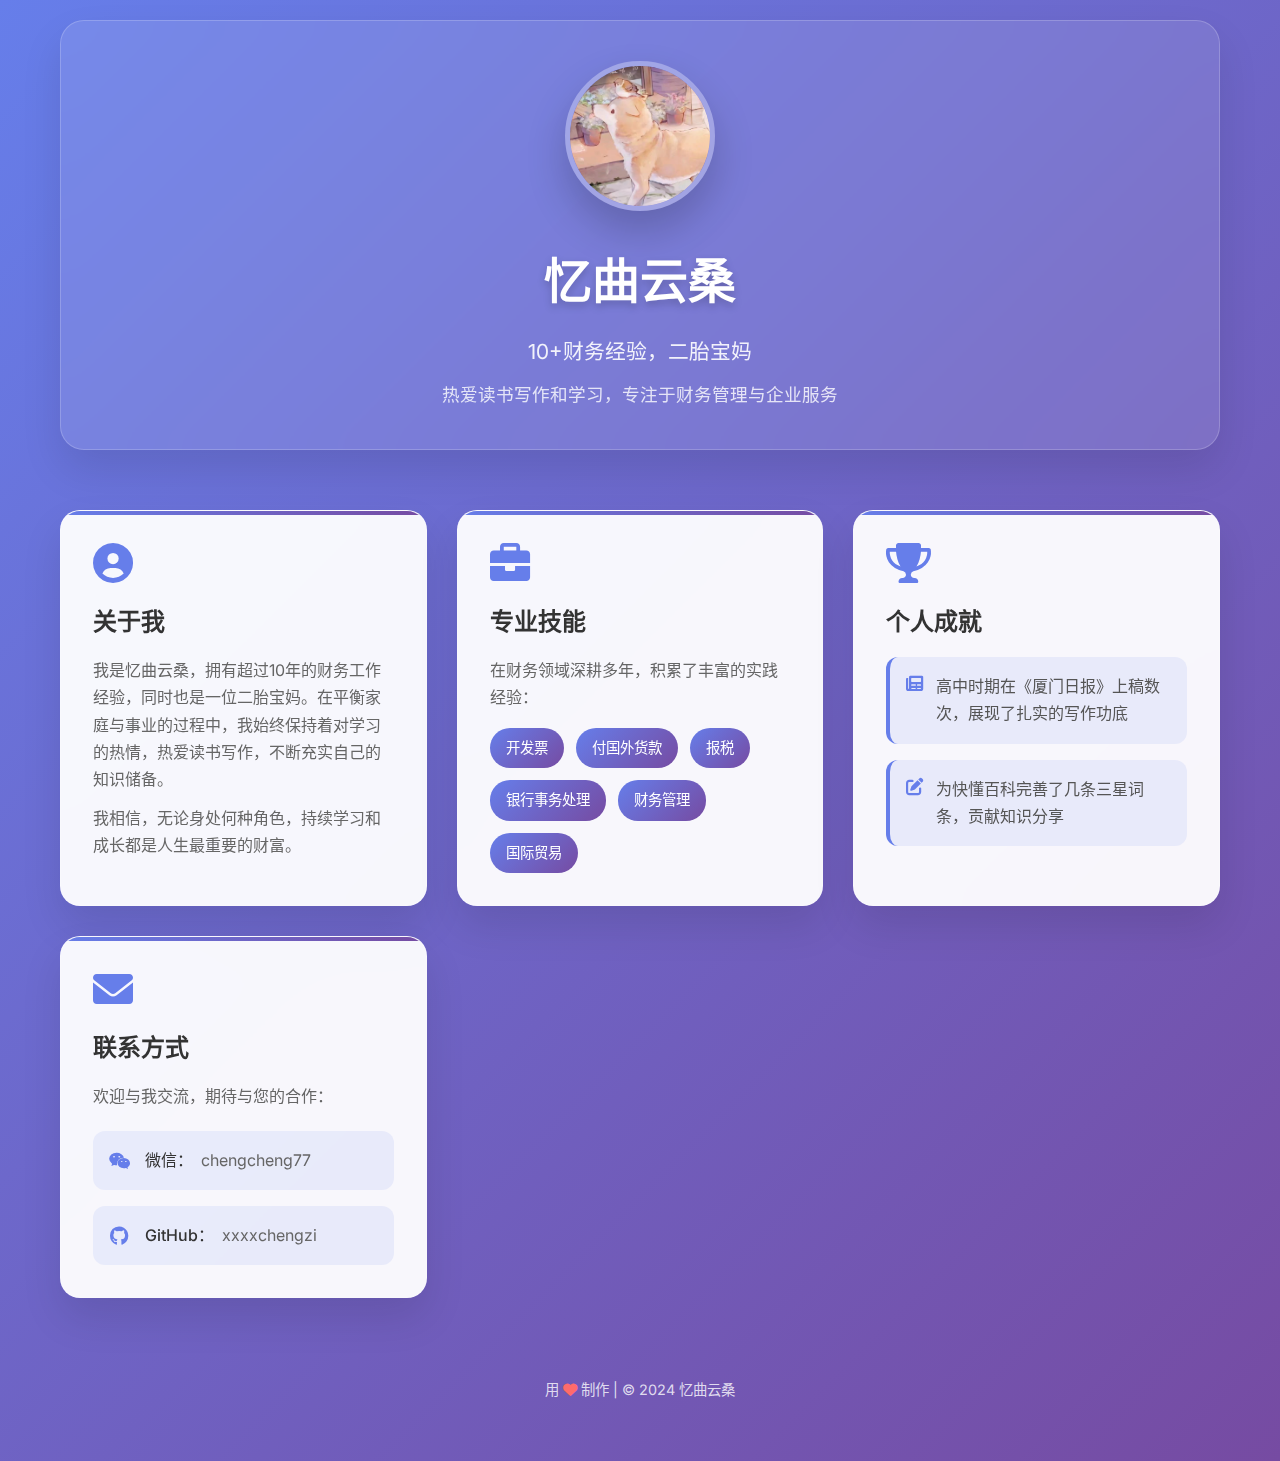
<file: index.html>
<!DOCTYPE html>
<html lang="zh-CN">
<head>
    <meta charset="UTF-8">
    <meta name="viewport" content="width=device-width, initial-scale=1.0">
    <title>忆曲云桑 - 个人主页</title>
    <link href="https://fonts.googleapis.com/css2?family=Inter:wght@300;400;500;600;700&display=swap" rel="stylesheet">
    <link href="https://cdnjs.cloudflare.com/ajax/libs/font-awesome/6.0.0/css/all.min.css" rel="stylesheet">
    <style>
        * {
            margin: 0;
            padding: 0;
            box-sizing: border-box;
        }

        body {
            font-family: 'Inter', -apple-system, BlinkMacSystemFont, 'Segoe UI', Roboto, sans-serif;
            background: linear-gradient(135deg, #667eea 0%, #764ba2 100%);
            min-height: 100vh;
            color: #333;
            line-height: 1.6;
            overflow-x: hidden;
        }

        .container {
            max-width: 1200px;
            margin: 0 auto;
            padding: 20px;
            min-height: 100vh;
        }

        /* 头部区域 */
        .hero-section {
            text-align: center;
            margin-bottom: 60px;
            padding: 40px 0;
            background: rgba(255, 255, 255, 0.1);
            border-radius: 24px;
            backdrop-filter: blur(20px);
            border: 1px solid rgba(255, 255, 255, 0.2);
            box-shadow: 0 20px 40px rgba(0, 0, 0, 0.1);
        }

        .avatar {
            width: 150px;
            height: 150px;
            border-radius: 50%;
            margin: 0 auto 24px;
            border: 5px solid rgba(255, 255, 255, 0.3);
            box-shadow: 0 20px 40px rgba(0, 0, 0, 0.2);
            object-fit: cover;
            transition: transform 0.3s ease;
        }

        .avatar:hover {
            transform: scale(1.05);
        }

        .hero-title {
            font-size: 3rem;
            font-weight: 700;
            color: white;
            margin-bottom: 16px;
            text-shadow: 0 4px 8px rgba(0, 0, 0, 0.2);
        }

        .hero-subtitle {
            font-size: 1.3rem;
            color: rgba(255, 255, 255, 0.9);
            margin-bottom: 12px;
            font-weight: 400;
        }

        .hero-description {
            font-size: 1.1rem;
            color: rgba(255, 255, 255, 0.8);
            font-weight: 300;
            max-width: 600px;
            margin: 0 auto;
        }

        /* 卡片容器 */
        .cards-grid {
            display: grid;
            grid-template-columns: repeat(auto-fit, minmax(350px, 1fr));
            gap: 30px;
            margin-bottom: 40px;
        }

        .card {
            background: rgba(255, 255, 255, 0.95);
            border-radius: 20px;
            padding: 32px;
            box-shadow: 0 20px 40px rgba(0, 0, 0, 0.1);
            backdrop-filter: blur(20px);
            border: 1px solid rgba(255, 255, 255, 0.2);
            transition: all 0.3s ease;
            position: relative;
            overflow: hidden;
        }

        .card::before {
            content: '';
            position: absolute;
            top: 0;
            left: 0;
            right: 0;
            height: 4px;
            background: linear-gradient(135deg, #667eea 0%, #764ba2 100%);
        }

        .card:hover {
            transform: translateY(-8px);
            box-shadow: 0 30px 60px rgba(0, 0, 0, 0.15);
        }

        .card-icon {
            font-size: 2.5rem;
            color: #667eea;
            margin-bottom: 20px;
            display: block;
        }

        .card-title {
            font-size: 1.5rem;
            font-weight: 600;
            color: #333;
            margin-bottom: 16px;
        }

        .card-content {
            color: #666;
            line-height: 1.7;
        }

        /* 技能标签 */
        .skills-list {
            display: flex;
            flex-wrap: wrap;
            gap: 12px;
            margin-top: 16px;
        }

        .skill-tag {
            background: linear-gradient(135deg, #667eea 0%, #764ba2 100%);
            color: white;
            padding: 8px 16px;
            border-radius: 20px;
            font-size: 0.9rem;
            font-weight: 500;
            transition: transform 0.2s ease;
        }

        .skill-tag:hover {
            transform: translateY(-2px);
        }

        /* 成就列表 */
        .achievements-list {
            list-style: none;
            margin-top: 16px;
        }

        .achievement-item {
            display: flex;
            align-items: flex-start;
            margin-bottom: 16px;
            padding: 16px;
            background: rgba(102, 126, 234, 0.1);
            border-radius: 12px;
            border-left: 4px solid #667eea;
        }

        .achievement-icon {
            color: #667eea;
            margin-right: 12px;
            margin-top: 2px;
            font-size: 1.1rem;
        }

        .achievement-text {
            flex: 1;
            color: #555;
        }

        /* 联系方式 */
        .contact-links {
            display: flex;
            flex-direction: column;
            gap: 16px;
            margin-top: 20px;
        }

        .contact-item {
            display: flex;
            align-items: center;
            padding: 16px;
            background: rgba(102, 126, 234, 0.1);
            border-radius: 12px;
            text-decoration: none;
            color: #333;
            transition: all 0.3s ease;
        }

        .contact-item:hover {
            background: rgba(102, 126, 234, 0.15);
            transform: translateX(8px);
        }

        .contact-icon {
            font-size: 1.2rem;
            color: #667eea;
            margin-right: 16px;
            width: 20px;
            text-align: center;
        }

        .contact-label {
            font-weight: 500;
            margin-right: 8px;
        }

        .contact-value {
            color: #666;
        }

        /* 页脚 */
        .footer {
            text-align: center;
            padding: 40px 0;
            color: rgba(255, 255, 255, 0.8);
            font-size: 0.9rem;
        }

        .footer-heart {
            color: #ff6b6b;
            animation: heartbeat 1.5s ease-in-out infinite;
        }

        @keyframes heartbeat {
            0%, 100% { transform: scale(1); }
            50% { transform: scale(1.1); }
        }

        /* 响应式设计 */
        @media (max-width: 768px) {
            .container {
                padding: 16px;
            }

            .hero-title {
                font-size: 2.2rem;
            }

            .hero-subtitle {
                font-size: 1.1rem;
            }

            .hero-description {
                font-size: 1rem;
            }

            .cards-grid {
                grid-template-columns: 1fr;
                gap: 20px;
            }

            .card {
                padding: 24px;
            }

            .avatar {
                width: 120px;
                height: 120px;
            }

            .skills-list {
                gap: 8px;
            }

            .skill-tag {
                padding: 6px 12px;
                font-size: 0.8rem;
            }
        }

        @media (max-width: 480px) {
            .hero-section {
                padding: 30px 20px;
            }

            .hero-title {
                font-size: 1.8rem;
            }

            .hero-subtitle {
                font-size: 1rem;
            }

            .card {
                padding: 20px;
            }

            .card-title {
                font-size: 1.3rem;
            }

            .avatar {
                width: 100px;
                height: 100px;
            }
        }

        /* 动画效果 */
        @keyframes fadeInUp {
            from {
                opacity: 0;
                transform: translateY(30px);
            }
            to {
                opacity: 1;
                transform: translateY(0);
            }
        }

        .card {
            animation: fadeInUp 0.6s ease forwards;
        }

        .card:nth-child(1) { animation-delay: 0.1s; }
        .card:nth-child(2) { animation-delay: 0.2s; }
        .card:nth-child(3) { animation-delay: 0.3s; }
        .card:nth-child(4) { animation-delay: 0.4s; }

        .hero-section {
            animation: fadeInUp 0.8s ease forwards;
        }
    </style>
</head>
<body>
    <div class="container">
        <!-- 头部英雄区域 -->
        <section class="hero-section">
            <img src="avatar.jpg" alt="忆曲云桑" class="avatar">
            <h1 class="hero-title">忆曲云桑</h1>
            <p class="hero-subtitle">10+财务经验，二胎宝妈</p>
            <p class="hero-description">热爱读书写作和学习，专注于财务管理与企业服务</p>
        </section>

        <!-- 主要内容卡片 -->
        <div class="cards-grid">
            <!-- 关于我 -->
            <div class="card">
                <i class="fas fa-user-circle card-icon"></i>
                <h2 class="card-title">关于我</h2>
                <div class="card-content">
                    <p>我是忆曲云桑，拥有超过10年的财务工作经验，同时也是一位二胎宝妈。在平衡家庭与事业的过程中，我始终保持着对学习的热情，热爱读书写作，不断充实自己的知识储备。</p>
                    <p style="margin-top: 12px;">我相信，无论身处何种角色，持续学习和成长都是人生最重要的财富。</p>
                </div>
            </div>

            <!-- 专业技能 -->
            <div class="card">
                <i class="fas fa-briefcase card-icon"></i>
                <h2 class="card-title">专业技能</h2>
                <div class="card-content">
                    <p>在财务领域深耕多年，积累了丰富的实践经验：</p>
                    <div class="skills-list">
                        <span class="skill-tag">开发票</span>
                        <span class="skill-tag">付国外货款</span>
                        <span class="skill-tag">报税</span>
                        <span class="skill-tag">银行事务处理</span>
                        <span class="skill-tag">财务管理</span>
                        <span class="skill-tag">国际贸易</span>
                    </div>
                </div>
            </div>

            <!-- 个人成就 -->
            <div class="card">
                <i class="fas fa-trophy card-icon"></i>
                <h2 class="card-title">个人成就</h2>
                <div class="card-content">
                    <ul class="achievements-list">
                        <li class="achievement-item">
                            <i class="fas fa-newspaper achievement-icon"></i>
                            <span class="achievement-text">高中时期在《厦门日报》上稿数次，展现了扎实的写作功底</span>
                        </li>
                        <li class="achievement-item">
                            <i class="fas fa-edit achievement-icon"></i>
                            <span class="achievement-text">为快懂百科完善了几条三星词条，贡献知识分享</span>
                        </li>
                    </ul>
                </div>
            </div>

            <!-- 联系方式 -->
            <div class="card">
                <i class="fas fa-envelope card-icon"></i>
                <h2 class="card-title">联系方式</h2>
                <div class="card-content">
                    <p>欢迎与我交流，期待与您的合作：</p>
                    <div class="contact-links">
                        <div class="contact-item">
                            <i class="fab fa-weixin contact-icon"></i>
                            <span class="contact-label">微信：</span>
                            <span class="contact-value">chengcheng77</span>
                        </div>
                        <a href="https://github.com/xxxxchengzi" class="contact-item" target="_blank" rel="noopener noreferrer">
                            <i class="fab fa-github contact-icon"></i>
                            <span class="contact-label">GitHub：</span>
                            <span class="contact-value">xxxxchengzi</span>
                        </a>
                    </div>
                </div>
            </div>
        </div>

        <!-- 页脚 -->
        <footer class="footer">
            <p>用 <i class="fas fa-heart footer-heart"></i> 制作 | © 2024 忆曲云桑</p>
        </footer>
    </div>

    <script>
        // 平滑滚动效果
        document.addEventListener('DOMContentLoaded', function() {
            // 添加视差滚动效果
            const heroSection = document.querySelector('.hero-section');

            window.addEventListener('scroll', function() {
                const scrolled = window.pageYOffset;
                const rate = scrolled * -0.5;

                if (heroSection) {
                    heroSection.style.transform = `translate3d(0, ${rate}px, 0)`;
                }
            });

            // 卡片悬停效果增强
            const cards = document.querySelectorAll('.card');
            cards.forEach(card => {
                card.addEventListener('mouseenter', function() {
                    this.style.transform = 'translateY(-12px) scale(1.02)';
                });

                card.addEventListener('mouseleave', function() {
                    this.style.transform = 'translateY(0) scale(1)';
                });
            });

            // 技能标签点击效果
            const skillTags = document.querySelectorAll('.skill-tag');
            skillTags.forEach(tag => {
                tag.addEventListener('click', function() {
                    this.style.transform = 'scale(0.95)';
                    setTimeout(() => {
                        this.style.transform = 'scale(1)';
                    }, 150);
                });
            });

            // 联系方式点击反馈
            const contactItems = document.querySelectorAll('.contact-item');
            contactItems.forEach(item => {
                item.addEventListener('click', function() {
                    if (this.querySelector('.contact-value').textContent === 'chengcheng77') {
                        // 微信复制提示
                        const originalText = this.querySelector('.contact-value').textContent;
                        this.querySelector('.contact-value').textContent = '已复制到剪贴板';

                        // 复制到剪贴板
                        navigator.clipboard.writeText('chengcheng77').then(() => {
                            setTimeout(() => {
                                this.querySelector('.contact-value').textContent = originalText;
                            }, 2000);
                        }).catch(() => {
                            this.querySelector('.contact-value').textContent = originalText;
                        });
                    }
                });
            });
        });

        // 添加键盘导航支持
        document.addEventListener('keydown', function(e) {
            if (e.key === 'Tab') {
                document.body.classList.add('keyboard-navigation');
            }
        });

        document.addEventListener('mousedown', function() {
            document.body.classList.remove('keyboard-navigation');
        });
    </script>
</body>
</html>
</file>
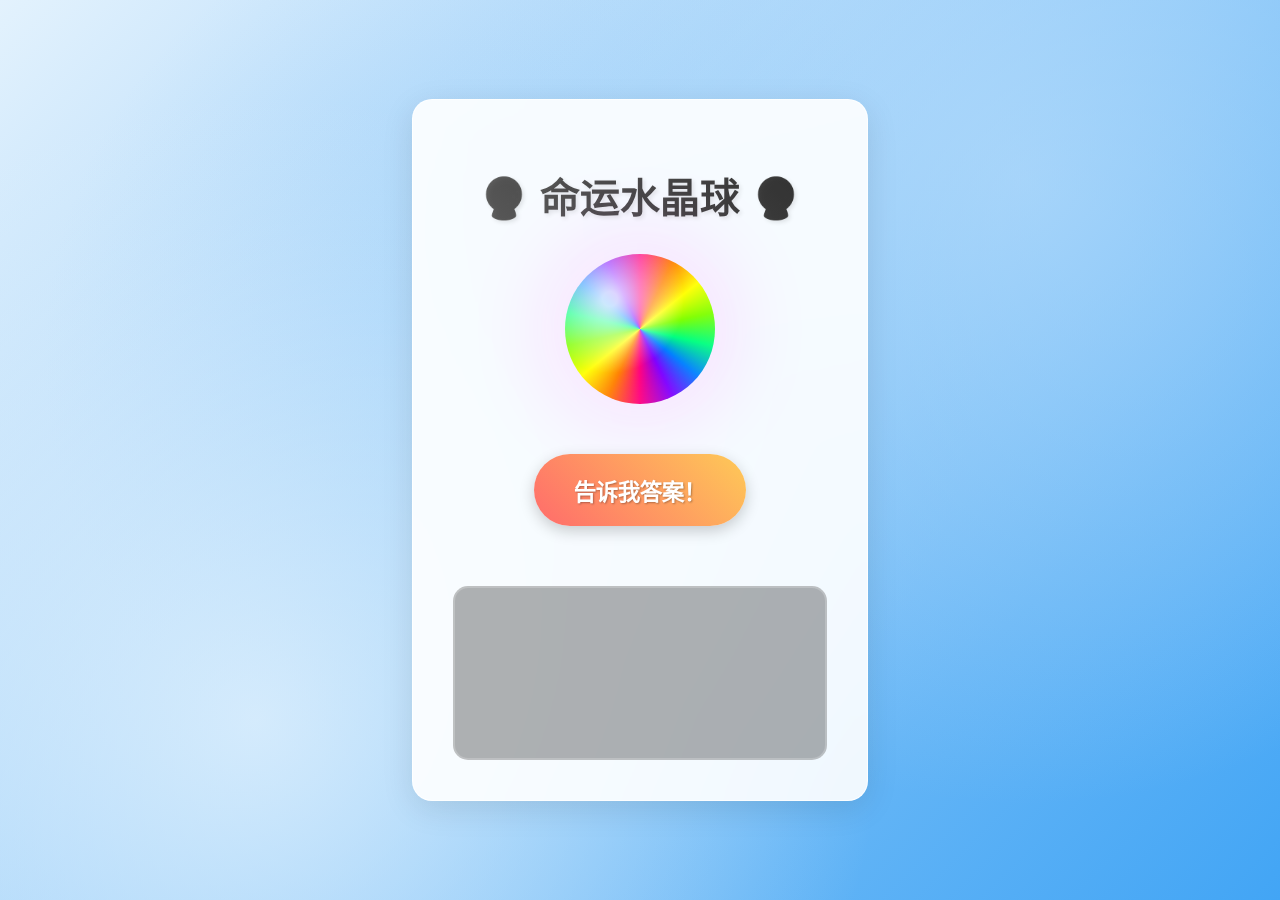
<file: crystal-ball.html>
<!DOCTYPE html>
<html lang="zh-CN">
<head>
    <meta charset="UTF-8">
    <meta name="viewport" content="width=device-width, initial-scale=1.0">
    <title>命运水晶球</title>
    <style>
        body {
            font-family: 'Arial', sans-serif;
            background: linear-gradient(135deg, #e3f2fd 0%, #bbdefb 25%, #90caf9 50%, #64b5f6 75%, #42a5f5 100%);
            margin: 0;
            padding: 0;
            min-height: 100vh;
            display: flex;
            justify-content: center;
            align-items: center;
            color: #333;
            position: relative;
            overflow: hidden;
        }

        body::before {
            content: '';
            position: absolute;
            top: 0;
            left: 0;
            right: 0;
            bottom: 0;
            background:
                radial-gradient(circle at 20% 80%, rgba(227, 242, 253, 0.8) 0%, transparent 50%),
                radial-gradient(circle at 80% 20%, rgba(187, 222, 251, 0.6) 0%, transparent 50%),
                radial-gradient(circle at 40% 40%, rgba(144, 202, 249, 0.4) 0%, transparent 50%);
            animation: float-mist 15s ease-in-out infinite;
            pointer-events: none;
        }

        @keyframes float-mist {
            0%, 100% {
                transform: translateX(0) translateY(0) scale(1);
                opacity: 0.6;
            }
            33% {
                transform: translateX(-20px) translateY(-10px) scale(1.1);
                opacity: 0.8;
            }
            66% {
                transform: translateX(20px) translateY(10px) scale(0.9);
                opacity: 0.4;
            }
        }

        .container {
            text-align: center;
            max-width: 500px;
            padding: 40px;
            background: rgba(255, 255, 255, 0.9);
            border-radius: 20px;
            backdrop-filter: blur(10px);
            box-shadow: 0 8px 32px rgba(0, 0, 0, 0.1);
            border: 1px solid rgba(255, 255, 255, 0.8);
        }

        h1 {
            font-size: 2.5em;
            margin-bottom: 30px;
            text-shadow: 2px 2px 4px rgba(0, 0, 0, 0.1);
            background: linear-gradient(45deg, #666, #333);
            -webkit-background-clip: text;
            -webkit-text-fill-color: transparent;
            background-clip: text;
        }

        .crystal-ball {
            width: 150px;
            height: 150px;
            border-radius: 50%;
            background:
                radial-gradient(circle at 30% 30%, rgba(255, 255, 255, 0.8) 5%, transparent 50%),
                conic-gradient(from 0deg,
                    #ff0080, #ff8000, #ffff00, #80ff00, #00ff80,
                    #0080ff, #8000ff, #ff0080, #ff8000, #ffff00,
                    #80ff00, #00ff80, #0080ff, #8000ff, #ff0080
                );
            margin: 20px auto;
            box-shadow:
                0 0 50px rgba(255, 255, 255, 0.3),
                0 0 100px rgba(255, 0, 255, 0.2),
                inset 0 0 50px rgba(255, 255, 255, 0.1);
            animation: float 3s ease-in-out infinite, rainbow-rotate 8s linear infinite;
        }

        @keyframes rainbow-rotate {
            0% { filter: hue-rotate(0deg); }
            100% { filter: hue-rotate(360deg); }
        }

        @keyframes float {
            0%, 100% { transform: translateY(0px); }
            50% { transform: translateY(-10px); }
        }

        .ask-button {
            background: linear-gradient(45deg, #ff6b6b, #feca57);
            border: none;
            padding: 20px 40px;
            font-size: 1.4em;
            font-weight: bold;
            color: white;
            border-radius: 50px;
            cursor: pointer;
            margin: 30px 0;
            transition: all 0.3s ease;
            box-shadow: 0 5px 15px rgba(0, 0, 0, 0.2);
            text-shadow: 1px 1px 2px rgba(0, 0, 0, 0.3);
        }

        .ask-button:hover {
            transform: translateY(-2px);
            box-shadow: 0 8px 25px rgba(0, 0, 0, 0.3);
            background: linear-gradient(45deg, #ff5252, #ffb74d);
        }

        .ask-button:active {
            transform: translateY(0px);
        }

        .answer-area {
            min-height: 120px;
            background: rgba(0, 0, 0, 0.3);
            border-radius: 15px;
            padding: 25px;
            margin-top: 30px;
            font-size: 1.2em;
            line-height: 1.6;
            display: flex;
            align-items: center;
            justify-content: center;
            border: 2px solid rgba(255, 255, 255, 0.2);
            transition: all 0.5s ease;
        }

        .answer-text {
            opacity: 0;
            transition: opacity 0.5s ease;
        }

        .answer-text.show {
            opacity: 1;
        }

        .thinking {
            font-style: italic;
            color: #ccc;
        }

        .sparkle {
            position: absolute;
            color: gold;
            font-size: 1.5em;
            animation: sparkle 1.5s ease-in-out infinite;
            pointer-events: none;
        }

        @keyframes sparkle {
            0%, 100% { opacity: 0; transform: scale(0); }
            50% { opacity: 1; transform: scale(1); }
        }
    </style>
</head>
<body>
    <div class="container">
        <h1>🔮 命运水晶球 🔮</h1>

        <div class="crystal-ball"></div>

        <button class="ask-button" onclick="askCrystalBall()">
            告诉我答案！
        </button>

        <div class="answer-area">
            <div class="answer-text" id="answer">
                在心中默念你的问题，然后点击按钮...
            </div>
        </div>
    </div>

    <script>
        const answers = [
            "那必须的！",
            "想都别想。",
            "或许可以。",
            "建议换个问题。",
            "天机不可泄露。",
            "我的水晶球今天罢工了。",
            "答案藏在你的钱包里。",
            "问问你妈妈吧！",
            "重启试试？",
            "这个问题超出了我的理解范围。",
            "建议你去算命街找专业的。",
            "水晶球表示：这事儿悬。",
            "答案正在加载中...请稍后再试。",
            "你确定要知道真相吗？",
            "我看到了...什么都没看到。",
            "42！（生命、宇宙以及一切的答案）",
            "今晚吃什么比这个问题更重要。",
            "水晶球被猫咪踢跑了。",
            "答案在另一个平行宇宙里。",
            "请投币后再试。",
            "水晶球显示：你该减肥了。",
            "ERROR 404：答案未找到。",
            "我只是个水晶球，不是搜索引擎。",
            "答案正在和外星人开会。",
            "建议你问问隔壁老王。"
        ];

        function createSparkle() {
            const sparkle = document.createElement('div');
            sparkle.className = 'sparkle';
            sparkle.innerHTML = '✨';
            sparkle.style.left = Math.random() * 100 + 'vw';
            sparkle.style.top = Math.random() * 100 + 'vh';
            document.body.appendChild(sparkle);

            setTimeout(() => {
                sparkle.remove();
            }, 1500);
        }

        function askCrystalBall() {
            const answerElement = document.getElementById('answer');
            const button = document.querySelector('.ask-button');

            // 禁用按钮，显示思考状态
            button.disabled = true;
            button.textContent = '水晶球思考中...';

            // 淡出当前答案
            answerElement.classList.remove('show');

            setTimeout(() => {
                answerElement.textContent = '🔮 神秘的力量正在汇聚...';
                answerElement.className = 'answer-text thinking show';
            }, 200);

            // 创建一些闪光效果
            for (let i = 0; i < 5; i++) {
                setTimeout(() => createSparkle(), i * 200);
            }

            // 2秒后显示答案
            setTimeout(() => {
                const randomAnswer = answers[Math.floor(Math.random() * answers.length)];
                answerElement.textContent = randomAnswer;
                answerElement.className = 'answer-text show';

                // 恢复按钮
                button.disabled = false;
                button.textContent = '告诉我答案！';
            }, 2000);
        }
    </script>
</body>
</html>
</file>
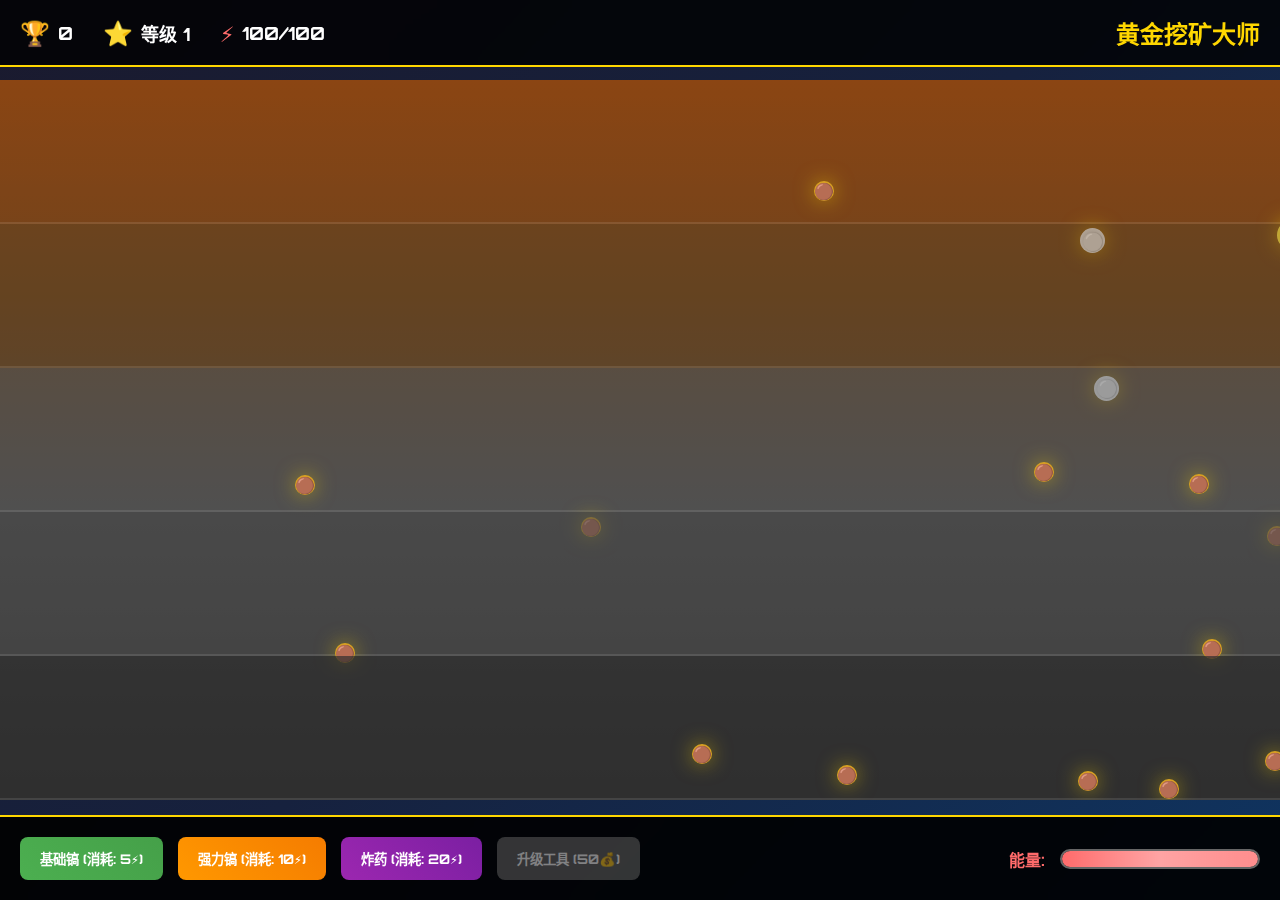
<file: gold-miner.html>
<!DOCTYPE html>
<html lang="zh-CN">
<head>
    <meta charset="UTF-8">
    <meta name="viewport" content="width=device-width, initial-scale=1.0">
    <title>黄金挖矿大师</title>
    <link href="https://fonts.googleapis.com/css2?family=Orbitron:wght@400;700;900&display=swap" rel="stylesheet">
    <style>
        * {
            margin: 0;
            padding: 0;
            box-sizing: border-box;
        }

        body {
            font-family: 'Orbitron', monospace;
            background: linear-gradient(135deg, #1a1a2e 0%, #16213e 50%, #0f3460 100%);
            color: #fff;
            overflow: hidden;
            user-select: none;
            -webkit-user-select: none;
            -moz-user-select: none;
            -ms-user-select: none;
        }

        .game-container {
            width: 100vw;
            height: 100vh;
            position: relative;
            overflow: hidden;
        }

        .game-header {
            position: absolute;
            top: 0;
            left: 0;
            right: 0;
            background: rgba(0, 0, 0, 0.8);
            padding: 15px 20px;
            display: flex;
            justify-content: space-between;
            align-items: center;
            z-index: 1000;
            backdrop-filter: blur(10px);
            border-bottom: 2px solid #ffd700;
        }

        .game-stats {
            display: flex;
            gap: 30px;
            align-items: center;
        }

        .stat-item {
            display: flex;
            align-items: center;
            gap: 8px;
            font-weight: 700;
            font-size: 18px;
        }

        .stat-icon {
            font-size: 24px;
        }

        .gold-icon {
            color: #ffd700;
        }

        .level-icon {
            color: #00ff88;
        }

        .energy-icon {
            color: #ff6b6b;
        }

        .mining-area {
            position: absolute;
            top: 80px;
            left: 0;
            right: 0;
            bottom: 100px;
            background: linear-gradient(180deg, #8B4513 0%, #654321 30%, #4A4A4A 60%, #2F2F2F 100%);
            overflow: hidden;
        }

        .ground-layers {
            position: absolute;
            width: 100%;
            height: 100%;
        }

        .ground-layer {
            position: absolute;
            width: 100%;
            height: 20%;
            border-bottom: 2px solid rgba(255, 255, 255, 0.1);
            display: flex;
            align-items: center;
            justify-content: space-around;
            flex-wrap: wrap;
            padding: 10px;
        }

        .layer-1 { top: 0%; background: rgba(139, 69, 19, 0.3); }
        .layer-2 { top: 20%; background: rgba(101, 67, 33, 0.4); }
        .layer-3 { top: 40%; background: rgba(85, 85, 85, 0.5); }
        .layer-4 { top: 60%; background: rgba(74, 74, 74, 0.6); }
        .layer-5 { top: 80%; background: rgba(47, 47, 47, 0.7); }

        .mineral {
            position: absolute;
            cursor: pointer;
            transition: all 0.3s ease;
            filter: drop-shadow(0 0 10px rgba(255, 215, 0, 0.5));
        }

        .mineral:hover {
            transform: scale(1.1);
            filter: drop-shadow(0 0 20px rgba(255, 215, 0, 0.8));
        }

        .mineral.mined {
            animation: mineEffect 0.5s ease-out forwards;
        }

        @keyframes mineEffect {
            0% {
                transform: scale(1);
                opacity: 1;
            }
            50% {
                transform: scale(1.5);
                opacity: 0.8;
            }
            100% {
                transform: scale(0);
                opacity: 0;
            }
        }

        .gold {
            width: 30px;
            height: 30px;
            background: radial-gradient(circle, #ffd700 30%, #ffed4e  70%);
            border-radius: 50%;
            position: relative;
        }

        .gold::before {
            content: '💎';
            position: absolute;
            top: 50%;
            left: 50%;
            transform: translate(-50%, -50%);
            font-size: 20px;
        }

        .silver {
            width: 25px;
            height: 25px;
            background: radial-gradient(circle, #c0c0c0 30%, #e6e6e6 70%);
            border-radius: 50%;
            position: relative;
        }

        .silver::before {
            content: '⚪';
            position: absolute;
            top: 50%;
            left: 50%;
            transform: translate(-50%, -50%);
            font-size: 18px;
        }

        .copper {
            width: 20px;
            height: 20px;
            background: radial-gradient(circle, #cd7f32 30%, #daa520 70%);
            border-radius: 50%;
            position: relative;
        }

        .copper::before {
            content: '🟤';
            position: absolute;
            top: 50%;
            left: 50%;
            transform: translate(-50%, -50%);
            font-size: 16px;
        }

        .gem {
            width: 35px;
            height: 35px;
            background: radial-gradient(circle, #ff1493 30%, #ff69b4 70%);
            border-radius: 50%;
            position: relative;
        }

        .gem::before {
            content: '💎';
            position: absolute;
            top: 50%;
            left: 50%;
            transform: translate(-50%, -50%);
            font-size: 24px;
        }

        .control-panel {
            position: absolute;
            bottom: 0;
            left: 0;
            right: 0;
            background: rgba(0, 0, 0, 0.9);
            padding: 20px;
            display: flex;
            justify-content: space-between;
            align-items: center;
            backdrop-filter: blur(10px);
            border-top: 2px solid #ffd700;
        }

        .tools {
            display: flex;
            gap: 15px;
        }

        .tool {
            padding: 12px 20px;
            background: linear-gradient(45deg, #4CAF50, #45a049);
            border: none;
            border-radius: 8px;
            color: white;
            font-weight: bold;
            cursor: pointer;
            transition: all 0.3s ease;
            font-family: 'Orbitron', monospace;
            position: relative;
            overflow: hidden;
        }

        .tool:hover {
            transform: translateY(-2px);
            box-shadow: 0 5px 15px rgba(76, 175, 80, 0.4);
        }

        .tool:active {
            transform: translateY(0);
        }

        .tool.disabled {
            background: #666;
            cursor: not-allowed;
            opacity: 0.5;
        }

        .upgrade-tool {
            background: linear-gradient(45deg, #ff9800, #f57c00);
        }

        .upgrade-tool:hover {
            box-shadow: 0 5px 15px rgba(255, 152, 0, 0.4);
        }

        .special-tool {
            background: linear-gradient(45deg, #9c27b0, #7b1fa2);
        }

        .special-tool:hover {
            box-shadow: 0 5px 15px rgba(156, 39, 176, 0.4);
        }

        .energy-bar {
            width: 200px;
            height: 20px;
            background: #333;
            border-radius: 10px;
            overflow: hidden;
            border: 2px solid #666;
        }

        .energy-fill {
            height: 100%;
            background: linear-gradient(90deg, #ff6b6b, #ff8e8e);
            border-radius: 8px;
            transition: width 0.3s ease;
            position: relative;
        }

        .energy-fill::after {
            content: '';
            position: absolute;
            top: 0;
            left: 0;
            right: 0;
            bottom: 0;
            background: linear-gradient(90deg, transparent, rgba(255, 255, 255, 0.3), transparent);
            animation: energyGlow 2s infinite;
        }

        @keyframes energyGlow {
            0% { transform: translateX(-100%); }
            100% { transform: translateX(100%); }
        }

        .particles {
            position: absolute;
            pointer-events: none;
            z-index: 999;
        }

        .particle {
            position: absolute;
            width: 4px;
            height: 4px;
            background: #ffd700;
            border-radius: 50%;
            animation: particle-float 1s ease-out forwards;
        }

        @keyframes particle-float {
            0% {
                opacity: 1;
                transform: scale(1) translateY(0);
            }
            100% {
                opacity: 0;
                transform: scale(0.5) translateY(-50px);
            }
        }

        .level-up-notification {
            position: fixed;
            top: 50%;
            left: 50%;
            transform: translate(-50%, -50%);
            background: linear-gradient(45deg, #ffd700, #ffed4e);
            color: #000;
            padding: 20px 40px;
            border-radius: 15px;
            font-size: 24px;
            font-weight: 900;
            z-index: 10000;
            animation: levelUpPulse 2s ease-out forwards;
            box-shadow: 0 0 30px rgba(255, 215, 0, 0.8);
        }

        @keyframes levelUpPulse {
            0% {
                opacity: 0;
                transform: translate(-50%, -50%) scale(0.5);
            }
            20% {
                opacity: 1;
                transform: translate(-50%, -50%) scale(1.2);
            }
            80% {
                opacity: 1;
                transform: translate(-50%, -50%) scale(1);
            }
            100% {
                opacity: 0;
                transform: translate(-50%, -50%) scale(1);
            }
        }

        @media (max-width: 768px) {
            .game-header {
                padding: 10px 15px;
            }

            .game-stats {
                gap: 15px;
            }

            .stat-item {
                font-size: 14px;
            }

            .stat-icon {
                font-size: 18px;
            }

            .control-panel {
                padding: 15px;
            }

            .tools {
                gap: 10px;
            }

            .tool {
                padding: 8px 12px;
                font-size: 12px;
            }

            .energy-bar {
                width: 150px;
                height: 15px;
            }

            .mining-area {
                top: 60px;
                bottom: 80px;
            }
        }

        .floating-text {
            position: absolute;
            font-weight: bold;
            font-size: 18px;
            color: #ffd700;
            pointer-events: none;
            z-index: 1001;
            animation: floatUp 1.5s ease-out forwards;
        }

        @keyframes floatUp {
            0% {
                opacity: 1;
                transform: translateY(0);
            }
            100% {
                opacity: 0;
                transform: translateY(-80px);
            }
        }
    </style>
</head>
<body>
    <div class="game-container">
        <div class="game-header">
            <div class="game-stats">
                <div class="stat-item">
                    <span class="stat-icon gold-icon">🏆</span>
                    <span id="goldCount">0</span>
                </div>
                <div class="stat-item">
                    <span class="stat-icon level-icon">⭐</span>
                    <span>等级 <span id="playerLevel">1</span></span>
                </div>
                <div class="stat-item">
                    <span class="stat-icon energy-icon">⚡</span>
                    <span id="energyText">100/100</span>
                </div>
            </div>
            <div style="font-size: 24px; font-weight: 900; color: #ffd700;">
                黄金挖矿大师
            </div>
        </div>

        <div class="mining-area">
            <div class="ground-layers">
                <div class="ground-layer layer-1" data-layer="1"></div>
                <div class="ground-layer layer-2" data-layer="2"></div>
                <div class="ground-layer layer-3" data-layer="3"></div>
                <div class="ground-layer layer-4" data-layer="4"></div>
                <div class="ground-layer layer-5" data-layer="5"></div>
            </div>
        </div>

        <div class="control-panel">
            <div class="tools">
                <button class="tool" id="basicTool">基础镐 (消耗: 5⚡)</button>
                <button class="tool upgrade-tool" id="powerTool">强力镐 (消耗: 10⚡)</button>
                <button class="tool special-tool" id="explosiveTool">炸药 (消耗: 20⚡)</button>
                <button class="tool upgrade-tool" id="upgradeTool">升级工具 (50💰)</button>
            </div>
            <div style="display: flex; align-items: center; gap: 15px;">
                <span style="color: #ff6b6b; font-weight: bold;">能量:</span>
                <div class="energy-bar">
                    <div class="energy-fill" id="energyFill"></div>
                </div>
            </div>
        </div>

        <div class="particles" id="particles"></div>
    </div>

    <script>
        class GoldMinerGame {
            constructor() {
                this.gold = 0;
                this.level = 1;
                this.energy = 100;
                this.maxEnergy = 100;
                this.experience = 0;
                this.experienceToNext = 100;
                this.selectedTool = 'basic';
                this.toolPower = {
                    basic: { power: 1, cost: 5 },
                    power: { power: 3, cost: 10 },
                    explosive: { power: 8, cost: 20 }
                };
                this.upgrades = {
                    pickaxePower: 1,
                    energyEfficiency: 1,
                    goldMultiplier: 1
                };

                this.minerals = [];
                this.initializeGame();
                this.bindEvents();
                this.startEnergyRegeneration();
                this.generateMinerals();
            }

            initializeGame() {
                this.updateUI();
                this.loadGameData();
            }

            bindEvents() {
                document.getElementById('basicTool').addEventListener('click', () => {
                    this.selectedTool = 'basic';
                    this.updateToolSelection();
                });

                document.getElementById('powerTool').addEventListener('click', () => {
                    this.selectedTool = 'power';
                    this.updateToolSelection();
                });

                document.getElementById('explosiveTool').addEventListener('click', () => {
                    this.selectedTool = 'explosive';
                    this.updateToolSelection();
                });

                document.getElementById('upgradeTool').addEventListener('click', () => {
                    this.upgradeTools();
                });
            }

            updateToolSelection() {
                document.querySelectorAll('.tool').forEach(tool => {
                    tool.style.border = '2px solid transparent';
                });

                const toolMap = {
                    'basic': 'basicTool',
                    'power': 'powerTool',
                    'explosive': 'explosiveTool'
                };

                document.getElementById(toolMap[this.selectedTool]).style.border = '2px solid #ffd700';
            }

            generateMinerals() {
                const layers = document.querySelectorAll('.ground-layer');

                layers.forEach((layer, index) => {
                    layer.innerHTML = '';
                    const layerNumber = index + 1;
                    const mineralCount = Math.floor(Math.random() * 5) + 3;

                    for (let i = 0; i < mineralCount; i++) {
                        const mineral = this.createMineral(layerNumber);
                        mineral.style.left = Math.random() * 85 + '%';
                        mineral.style.top = Math.random() * 60 + 20 + '%';
                        layer.appendChild(mineral);
                    }
                });
            }

            createMineral(layer) {
                const mineral = document.createElement('div');
                mineral.className = 'mineral';

                const mineralTypes = [
                    { type: 'copper', value: 1, probability: 0.5 },
                    { type: 'silver', value: 5, probability: 0.3 },
                    { type: 'gold', value: 15, probability: 0.15 },
                    { type: 'gem', value: 50, probability: 0.05 }
                ];

                const adjustedProbabilities = mineralTypes.map(m => ({
                    ...m,
                    probability: m.probability * (1 + layer * 0.2)
                }));

                const random = Math.random();
                let cumulativeProbability = 0;
                let selectedType = mineralTypes[0];

                for (const type of adjustedProbabilities) {
                    cumulativeProbability += type.probability;
                    if (random <= cumulativeProbability) {
                        selectedType = type;
                        break;
                    }
                }

                mineral.classList.add(selectedType.type);
                mineral.dataset.value = selectedType.value * layer;
                mineral.dataset.type = selectedType.type;

                mineral.addEventListener('click', (e) => {
                    this.mineMineral(e.target);
                });

                return mineral;
            }

            mineMineral(mineral) {
                const toolCost = this.toolPower[this.selectedTool].cost / this.upgrades.energyEfficiency;

                if (this.energy < toolCost) {
                    this.showFloatingText(mineral, '能量不足!', '#ff6b6b');
                    return;
                }

                this.energy -= toolCost;

                const baseValue = parseInt(mineral.dataset.value);
                const toolMultiplier = this.toolPower[this.selectedTool].power * this.upgrades.pickaxePower;
                const goldEarned = Math.floor(baseValue * toolMultiplier * this.upgrades.goldMultiplier);

                this.gold += goldEarned;
                this.experience += Math.floor(goldEarned / 2);

                this.showFloatingText(mineral, `+${goldEarned}💰`, '#ffd700');
                this.createParticles(mineral);

                mineral.classList.add('mined');
                setTimeout(() => {
                    mineral.remove();
                }, 500);

                this.checkLevelUp();
                this.updateUI();

                if (document.querySelectorAll('.mineral').length <= 5) {
                    setTimeout(() => {
                        this.generateMinerals();
                    }, 1000);
                }
            }

            createParticles(element) {
                const rect = element.getBoundingClientRect();
                const particleContainer = document.getElementById('particles');

                for (let i = 0; i < 8; i++) {
                    const particle = document.createElement('div');
                    particle.className = 'particle';
                    particle.style.left = rect.left + rect.width / 2 + (Math.random() - 0.5) * 40 + 'px';
                    particle.style.top = rect.top + rect.height / 2 + (Math.random() - 0.5) * 40 + 'px';

                    particleContainer.appendChild(particle);

                    setTimeout(() => {
                        particle.remove();
                    }, 1000);
                }
            }

            showFloatingText(element, text, color) {
                const floatingText = document.createElement('div');
                floatingText.className = 'floating-text';
                floatingText.textContent = text;
                floatingText.style.color = color;

                const rect = element.getBoundingClientRect();
                floatingText.style.left = rect.left + rect.width / 2 + 'px';
                floatingText.style.top = rect.top + 'px';

                document.body.appendChild(floatingText);

                setTimeout(() => {
                    floatingText.remove();
                }, 1500);
            }

            checkLevelUp() {
                if (this.experience >= this.experienceToNext) {
                    this.level++;
                    this.experience -= this.experienceToNext;
                    this.experienceToNext = Math.floor(this.experienceToNext * 1.5);
                    this.maxEnergy += 20;
                    this.energy = this.maxEnergy;

                    this.showLevelUpNotification();
                }
            }

            showLevelUpNotification() {
                const notification = document.createElement('div');
                notification.className = 'level-up-notification';
                notification.textContent = `升级到 ${this.level} 级!`;
                document.body.appendChild(notification);

                setTimeout(() => {
                    notification.remove();
                }, 2000);
            }

            upgradeTools() {
                const upgradeCost = 50 * this.level;

                if (this.gold >= upgradeCost) {
                    this.gold -= upgradeCost;

                    const upgradeType = Math.floor(Math.random() * 3);
                    switch (upgradeType) {
                        case 0:
                            this.upgrades.pickaxePower += 0.5;
                            this.showFloatingText(document.getElementById('upgradeTool'), '+镐力量!', '#00ff88');
                            break;
                        case 1:
                            this.upgrades.energyEfficiency += 0.2;
                            this.showFloatingText(document.getElementById('upgradeTool'), '+能量效率!', '#00ff88');
                            break;
                        case 2:
                            this.upgrades.goldMultiplier += 0.3;
                            this.showFloatingText(document.getElementById('upgradeTool'), '+黄金倍数!', '#00ff88');
                            break;
                    }

                    this.updateUI();
                }
            }

            startEnergyRegeneration() {
                setInterval(() => {
                    if (this.energy < this.maxEnergy) {
                        this.energy = Math.min(this.maxEnergy, this.energy + 1);
                        this.updateUI();
                    }
                }, 1000);
            }

            updateUI() {
                document.getElementById('goldCount').textContent = this.gold;
                document.getElementById('playerLevel').textContent = this.level;
                document.getElementById('energyText').textContent = `${this.energy}/${this.maxEnergy}`;

                const energyPercent = (this.energy / this.maxEnergy) * 100;
                document.getElementById('energyFill').style.width = energyPercent + '%';

                const tools = document.querySelectorAll('.tool');
                tools.forEach((tool, index) => {
                    if (index < 3) {
                        const toolType = ['basic', 'power', 'explosive'][index];
                        const cost = this.toolPower[toolType].cost / this.upgrades.energyEfficiency;
                        tool.classList.toggle('disabled', this.energy < cost);
                    } else {
                        const upgradeCost = 50 * this.level;
                        tool.classList.toggle('disabled', this.gold < upgradeCost);
                        tool.textContent = `升级工具 (${upgradeCost}💰)`;
                    }
                });

                this.saveGameData();
            }

            saveGameData() {
                const gameData = {
                    gold: this.gold,
                    level: this.level,
                    energy: this.energy,
                    maxEnergy: this.maxEnergy,
                    experience: this.experience,
                    experienceToNext: this.experienceToNext,
                    upgrades: this.upgrades
                };
                localStorage.setItem('goldMinerSave', JSON.stringify(gameData));
            }

            loadGameData() {
                const saved = localStorage.getItem('goldMinerSave');
                if (saved) {
                    const data = JSON.parse(saved);
                    this.gold = data.gold || 0;
                    this.level = data.level || 1;
                    this.energy = data.energy || 100;
                    this.maxEnergy = data.maxEnergy || 100;
                    this.experience = data.experience || 0;
                    this.experienceToNext = data.experienceToNext || 100;
                    this.upgrades = data.upgrades || this.upgrades;
                }
                this.updateUI();
            }
        }

        document.addEventListener('DOMContentLoaded', () => {
            new GoldMinerGame();
        });

        document.addEventListener('keydown', (e) => {
            if (e.key === '1') game.selectedTool = 'basic';
            if (e.key === '2') game.selectedTool = 'power';
            if (e.key === '3') game.selectedTool = 'explosive';
        });
    </script>
</body>
</html>
</file>
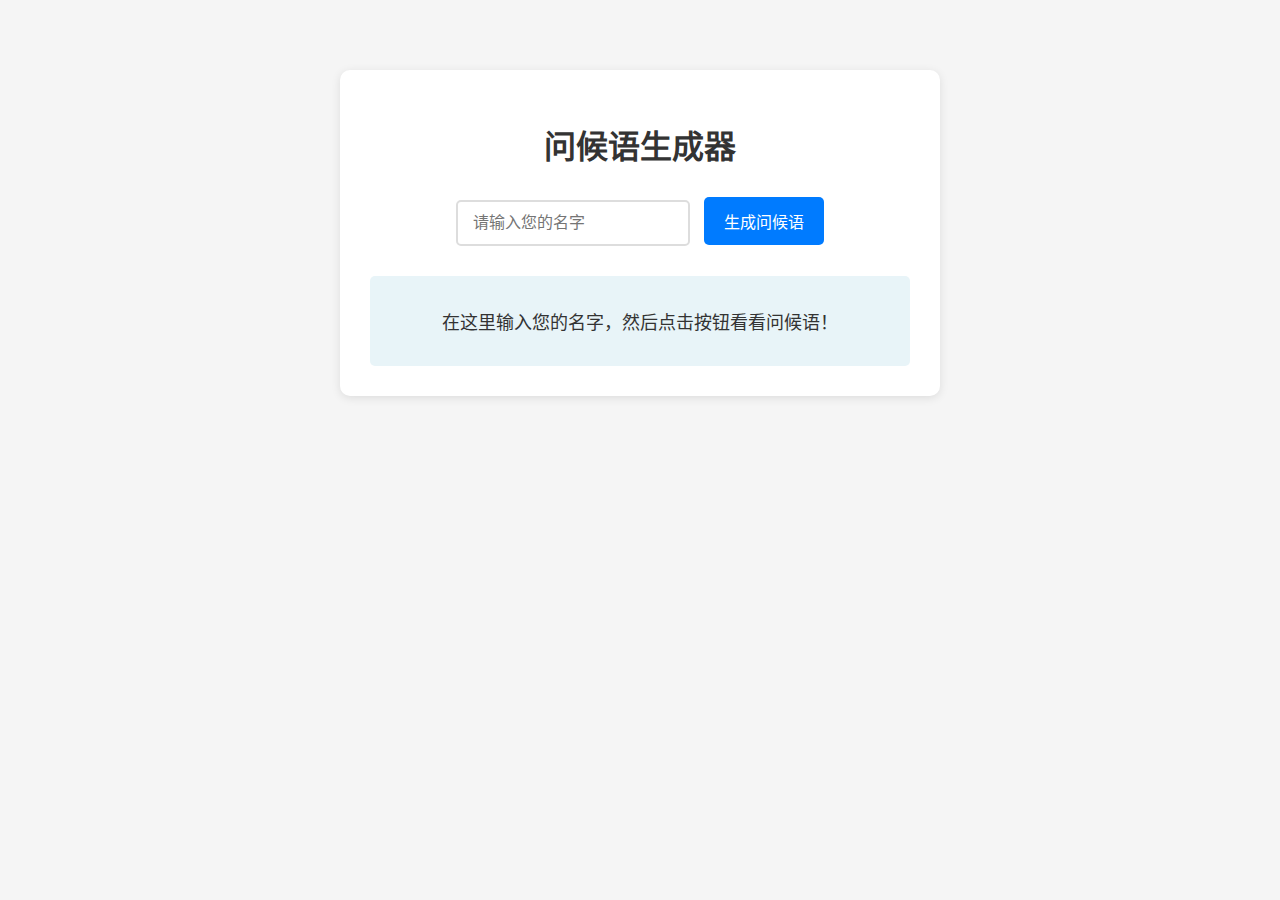
<file: greeting.html>
<!DOCTYPE html>
<html lang="zh-CN">
<head>
    <meta charset="UTF-8">
    <meta name="viewport" content="width=device-width, initial-scale=1.0">
    <title>问候语网页</title>
    <style>
        body {
            font-family: Arial, sans-serif;
            max-width: 600px;
            margin: 50px auto;
            padding: 20px;
            background-color: #f5f5f5;
        }

        .container {
            background-color: white;
            padding: 30px;
            border-radius: 10px;
            box-shadow: 0 2px 10px rgba(0,0,0,0.1);
            text-align: center;
        }

        h1 {
            color: #333;
            margin-bottom: 30px;
        }

        input[type="text"] {
            padding: 12px 15px;
            font-size: 16px;
            border: 2px solid #ddd;
            border-radius: 5px;
            margin-right: 10px;
            width: 200px;
        }

        button {
            padding: 12px 20px;
            font-size: 16px;
            background-color: #007bff;
            color: white;
            border: none;
            border-radius: 5px;
            cursor: pointer;
            transition: background-color 0.3s;
        }

        button:hover {
            background-color: #0056b3;
        }

        #greeting {
            margin-top: 30px;
            padding: 20px;
            font-size: 18px;
            color: #333;
            background-color: #e8f4f8;
            border-radius: 5px;
            min-height: 50px;
            display: flex;
            align-items: center;
            justify-content: center;
        }
    </style>
</head>
<body>
    <div class="container">
        <h1>问候语生成器</h1>

        <div>
            <input type="text" id="nameInput" placeholder="请输入您的名字" maxlength="50">
            <button onclick="showGreeting()">生成问候语</button>
        </div>

        <div id="greeting">
            在这里输入您的名字，然后点击按钮看看问候语！
        </div>
    </div>

    <script>
        function showGreeting() {
            const nameInput = document.getElementById('nameInput');
            const greetingDiv = document.getElementById('greeting');
            const name = nameInput.value.trim();

            if (name === '') {
                greetingDiv.textContent = '请先输入您的名字！';
                greetingDiv.style.backgroundColor = '#ffe6e6';
                return;
            }

            // 获取当前时间
            const now = new Date();
            const hour = now.getHours();

            // 根据时间确定问候语
            let timeGreeting;
            if (hour >= 5 && hour < 12) {
                timeGreeting = '早上好';
            } else if (hour >= 12 && hour < 18) {
                timeGreeting = '下午好';
            } else {
                timeGreeting = '晚上好';
            }

            greetingDiv.textContent = `${timeGreeting}，${name}！欢迎来到我的魔法世界！`;
            greetingDiv.style.backgroundColor = '#e8f4f8';
        }

        // 按Enter键也可以生成问候语
        document.getElementById('nameInput').addEventListener('keypress', function(event) {
            if (event.key === 'Enter') {
                showGreeting();
            }
        });
    </script>
</body>
</html>
</file>
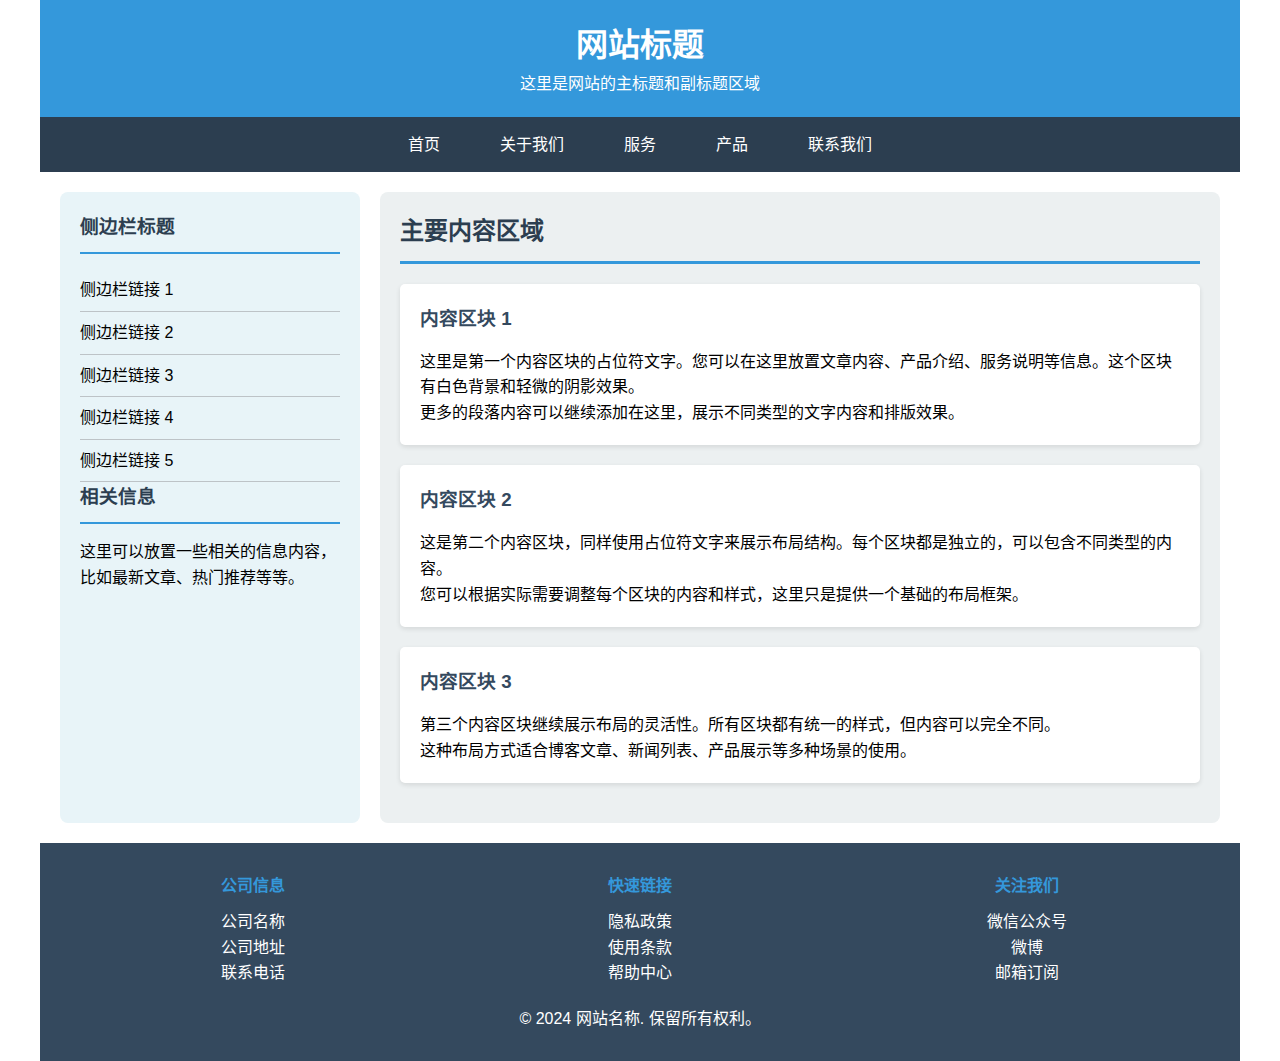
<file: layout-demo.html>
<!DOCTYPE html>
<html lang="zh-CN">
<head>
    <meta charset="UTF-8">
    <meta name="viewport" content="width=device-width, initial-scale=1.0">
    <title>布局结构演示</title>
    <style>
        * {
            margin: 0;
            padding: 0;
            box-sizing: border-box;
        }

        body {
            font-family: Arial, sans-serif;
            line-height: 1.6;
        }

        .container {
            max-width: 1200px;
            margin: 0 auto;
            min-height: 100vh;
            display: flex;
            flex-direction: column;
        }

        /* 头部区域 */
        .header {
            background-color: #3498db;
            color: white;
            padding: 20px;
            text-align: center;
        }

        /* 导航区域 */
        .nav {
            background-color: #2c3e50;
            color: white;
            padding: 15px;
        }

        .nav ul {
            list-style: none;
            display: flex;
            justify-content: center;
            gap: 30px;
        }

        .nav a {
            color: white;
            text-decoration: none;
            padding: 10px 15px;
            border-radius: 5px;
            transition: background-color 0.3s;
        }

        .nav a:hover {
            background-color: #34495e;
        }

        /* 主要内容区域 */
        .main-content {
            flex: 1;
            display: flex;
            gap: 20px;
            padding: 20px;
        }

        /* 侧边栏 */
        .sidebar {
            width: 300px;
            background-color: #e8f4f8;
            padding: 20px;
            border-radius: 8px;
        }

        .sidebar h3 {
            color: #2c3e50;
            margin-bottom: 15px;
            padding-bottom: 10px;
            border-bottom: 2px solid #3498db;
        }

        .sidebar ul {
            list-style: none;
        }

        .sidebar li {
            padding: 8px 0;
            border-bottom: 1px solid #bdc3c7;
        }

        /* 内容区域 */
        .content {
            flex: 1;
            background-color: #ecf0f1;
            padding: 20px;
            border-radius: 8px;
        }

        .content h2 {
            color: #2c3e50;
            margin-bottom: 20px;
            padding-bottom: 10px;
            border-bottom: 3px solid #3498db;
        }

        .content-section {
            background-color: white;
            padding: 20px;
            margin-bottom: 20px;
            border-radius: 5px;
            box-shadow: 0 2px 5px rgba(0,0,0,0.1);
        }

        .content-section h3 {
            color: #34495e;
            margin-bottom: 15px;
        }

        /* 底部区域 */
        .footer {
            background-color: #34495e;
            color: white;
            padding: 30px;
            text-align: center;
        }

        .footer-content {
            display: flex;
            justify-content: space-around;
            flex-wrap: wrap;
            gap: 20px;
            margin-bottom: 20px;
        }

        .footer-section {
            flex: 1;
            min-width: 200px;
        }

        .footer-section h4 {
            margin-bottom: 10px;
            color: #3498db;
        }

        /* 响应式设计 */
        @media (max-width: 768px) {
            .main-content {
                flex-direction: column;
            }

            .sidebar {
                width: 100%;
            }

            .nav ul {
                flex-direction: column;
                gap: 10px;
            }

            .footer-content {
                flex-direction: column;
            }
        }
    </style>
</head>
<body>
    <div class="container">
        <!-- 头部区域 -->
        <header class="header">
            <h1>网站标题</h1>
            <p>这里是网站的主标题和副标题区域</p>
        </header>

        <!-- 导航区域 -->
        <nav class="nav">
            <ul>
                <li><a href="#home">首页</a></li>
                <li><a href="#about">关于我们</a></li>
                <li><a href="#services">服务</a></li>
                <li><a href="#products">产品</a></li>
                <li><a href="#contact">联系我们</a></li>
            </ul>
        </nav>

        <!-- 主要内容区域 -->
        <main class="main-content">
            <!-- 侧边栏 -->
            <aside class="sidebar">
                <h3>侧边栏标题</h3>
                <ul>
                    <li>侧边栏链接 1</li>
                    <li>侧边栏链接 2</li>
                    <li>侧边栏链接 3</li>
                    <li>侧边栏链接 4</li>
                    <li>侧边栏链接 5</li>
                </ul>

                <h3>相关信息</h3>
                <p>这里可以放置一些相关的信息内容，比如最新文章、热门推荐等等。</p>
            </aside>

            <!-- 主内容区域 -->
            <section class="content">
                <h2>主要内容区域</h2>

                <div class="content-section">
                    <h3>内容区块 1</h3>
                    <p>这里是第一个内容区块的占位符文字。您可以在这里放置文章内容、产品介绍、服务说明等信息。这个区块有白色背景和轻微的阴影效果。</p>
                    <p>更多的段落内容可以继续添加在这里，展示不同类型的文字内容和排版效果。</p>
                </div>

                <div class="content-section">
                    <h3>内容区块 2</h3>
                    <p>这是第二个内容区块，同样使用占位符文字来展示布局结构。每个区块都是独立的，可以包含不同类型的内容。</p>
                    <p>您可以根据实际需要调整每个区块的内容和样式，这里只是提供一个基础的布局框架。</p>
                </div>

                <div class="content-section">
                    <h3>内容区块 3</h3>
                    <p>第三个内容区块继续展示布局的灵活性。所有区块都有统一的样式，但内容可以完全不同。</p>
                    <p>这种布局方式适合博客文章、新闻列表、产品展示等多种场景的使用。</p>
                </div>
            </section>
        </main>

        <!-- 底部区域 -->
        <footer class="footer">
            <div class="footer-content">
                <div class="footer-section">
                    <h4>公司信息</h4>
                    <p>公司名称</p>
                    <p>公司地址</p>
                    <p>联系电话</p>
                </div>
                <div class="footer-section">
                    <h4>快速链接</h4>
                    <p>隐私政策</p>
                    <p>使用条款</p>
                    <p>帮助中心</p>
                </div>
                <div class="footer-section">
                    <h4>关注我们</h4>
                    <p>微信公众号</p>
                    <p>微博</p>
                    <p>邮箱订阅</p>
                </div>
            </div>
            <p>&copy; 2024 网站名称. 保留所有权利。</p>
        </footer>
    </div>
</body>
</html>
</file>
